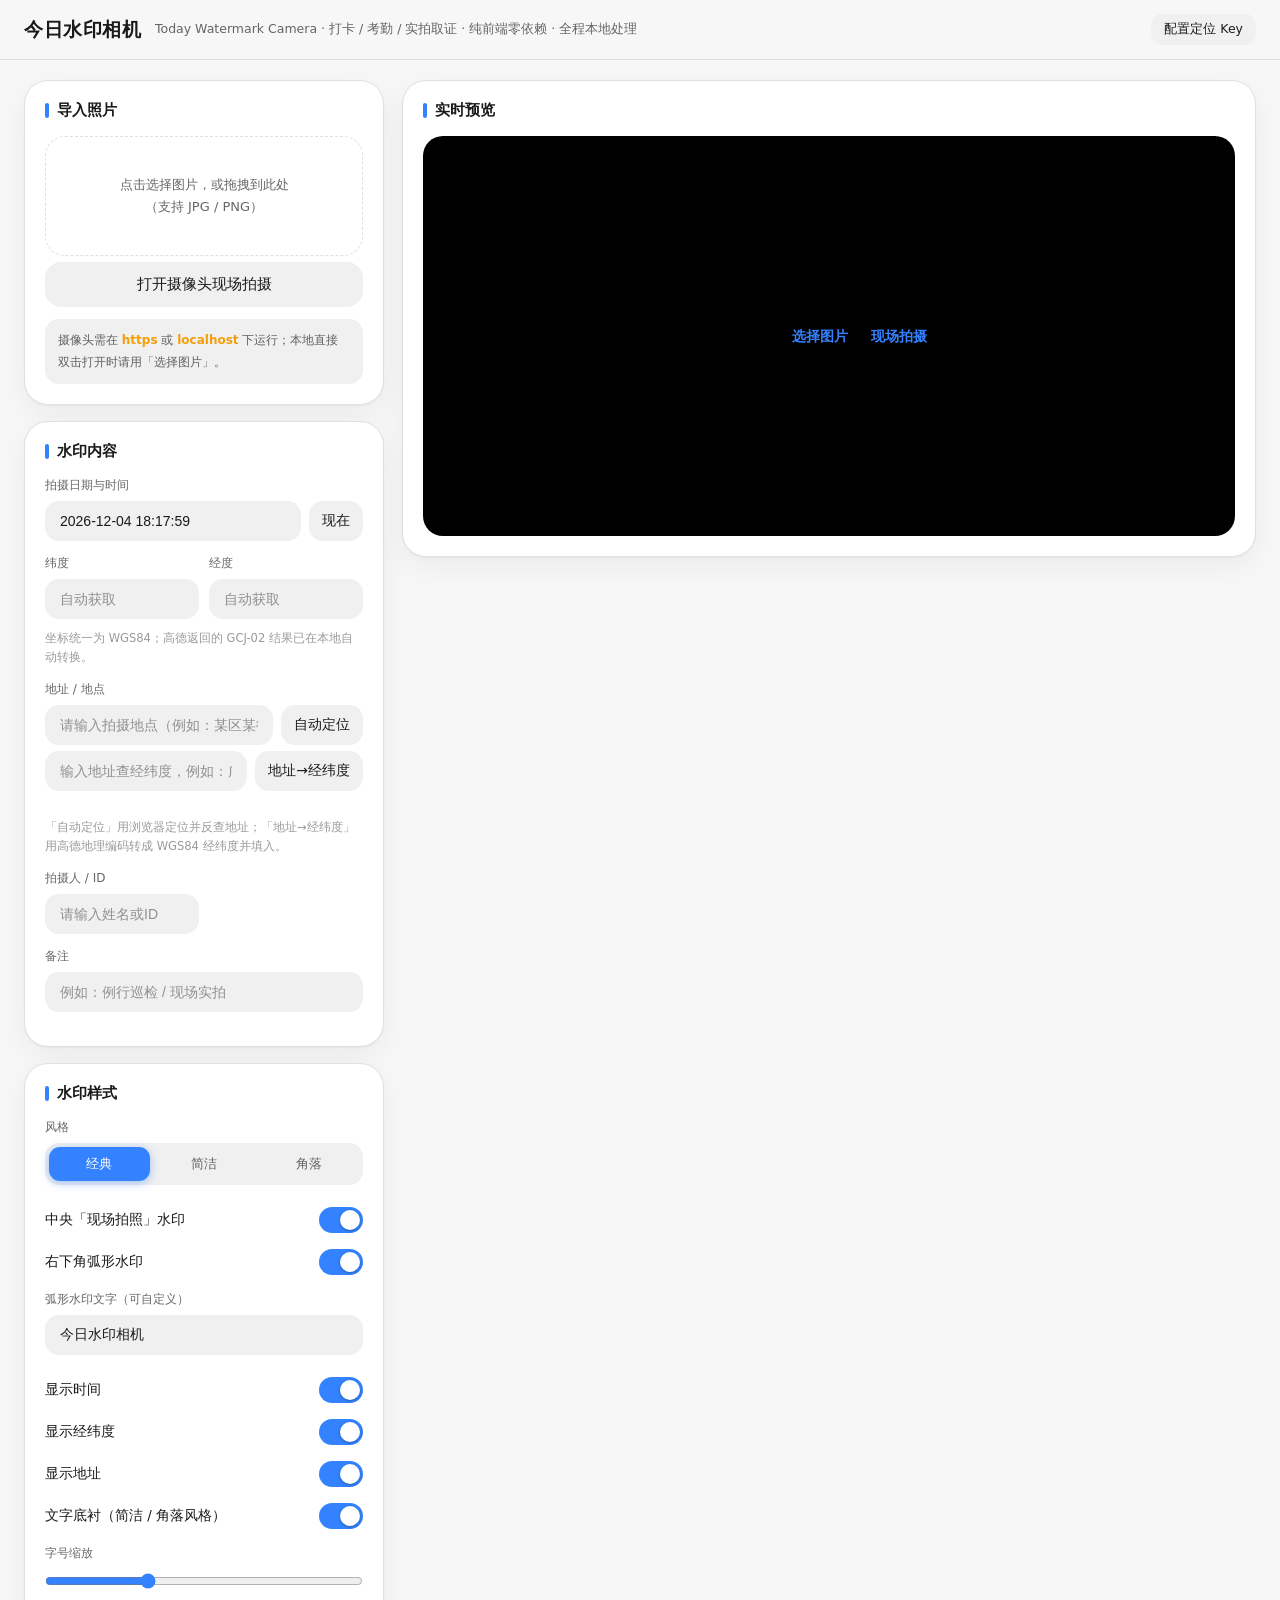
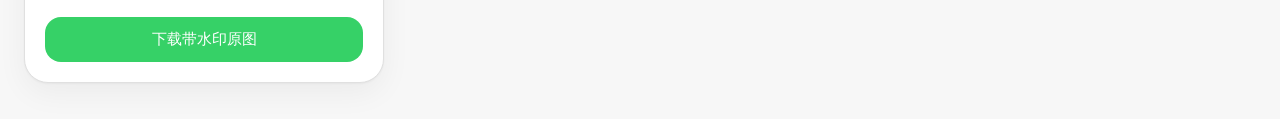
<file: index.html>
<!DOCTYPE html>
<html lang="zh-CN">
<head>
<meta charset="UTF-8">
<meta name="viewport" content="width=device-width, initial-scale=1.0">
<title>今日水印相机 · 打卡取证</title>
<link rel="stylesheet" href="css/style.css">
<link rel="manifest" href="manifest.webmanifest">
<link rel="icon" type="image/svg+xml" href="icons/icon.svg">
<link rel="apple-touch-icon" href="icons/icon.svg">
<meta name="theme-color" media="(prefers-color-scheme: dark)" content="#242424">
<meta name="theme-color" media="(prefers-color-scheme: light)" content="#f7f7f7">
</head>
<body>
<header>
  <h1>今日水印相机</h1>
  <span class="sub">Today Watermark Camera · 打卡 / 考勤 / 实拍取证 · 纯前端零依赖 · 全程本地处理</span>
  <button class="btn ghost tiny" id="keyBtn">配置定位 Key</button>
</header>

<div class="wrap">
  <div>
    <!-- 导入照片 -->
    <div class="panel" style="margin-bottom:16px">
      <h2>导入照片</h2>
      <div id="uploadBox" class="upload">点击选择图片，或拖拽到此处<br>（支持 JPG / PNG）</div>
      <input type="file" id="fileInput" accept="image/*" style="display:none">
      <button class="btn ghost block" id="camBtn">打开摄像头现场拍摄</button>
      <video id="cam" playsinline autoplay muted></video>
      <div id="camBtns" class="row" style="margin-top:8px;display:none">
        <button class="btn green" id="shootBtn">拍摄</button>
        <button class="btn ghost" id="stopCam">关闭摄像头</button>
      </div>
      <div class="hint">摄像头需在 <b>https</b> 或 <b>localhost</b> 下运行；本地直接双击打开时请用「选择图片」。</div>
    </div>

    <!-- 水印内容 -->
    <div class="panel">
      <h2>水印内容</h2>
      <div class="grp">
        <label>拍摄日期与时间</label>
        <div class="posbar">
          <input type="text" id="timeText" placeholder="自动获取当前时间">
          <button class="btn ghost" id="refreshTime">现在</button>
        </div>
      </div>
      <div class="cols">
        <div class="grp"><label>纬度</label><input type="text" id="latV" placeholder="自动获取"></div>
        <div class="grp"><label>经度</label><input type="text" id="lngV" placeholder="自动获取"></div>
      </div>
      <div class="hintline" style="margin:-4px 0 14px">坐标统一为 WGS84；高德返回的 GCJ-02 结果已在本地自动转换。</div>
      <div class="grp">
        <label>地址 / 地点</label>
        <div class="posbar">
          <input type="text" id="addrV" placeholder="请输入拍摄地点（例如：某区某街道）">
          <button class="btn ghost" id="autoPos">自动定位</button>
        </div>
        <div class="posbar" style="margin-top:6px">
          <input type="text" id="addrQuery" placeholder="输入地址查经纬度，例如：广州市天河区…">
          <button class="btn ghost" id="geoBtn">地址→经纬度</button>
        </div>
        <div class="st" id="posStatus"></div>
        <div class="hintline">「自动定位」用浏览器定位并反查地址；「地址→经纬度」用高德地理编码转成 WGS84 经纬度并填入。</div>
      </div>
      <div class="cols">
        <div class="grp"><label>拍摄人 / ID</label><input type="text" id="idV" placeholder="请输入姓名或ID"></div>
      </div>
      <div class="grp"><label>备注</label><input type="text" id="memoV" placeholder="例如：例行巡检 / 现场实拍"></div>
    </div>

    <!-- 水印样式 -->
    <div class="panel" style="margin-top:16px">
      <h2>水印样式</h2>
      <div class="grp">
        <label>风格</label>
        <div class="seg" id="styleSeg">
          <button data-style="classic" class="on">经典</button>
          <button data-style="clean">简洁</button>
          <button data-style="corner">角落</button>
        </div>
      </div>
      <div class="switchRow"><span>中央「现场拍照」水印</span><div class="switch on" id="swCenter"></div></div>
      <div class="switchRow"><span>右下角弧形水印</span><div class="switch on" id="swArc"></div></div>
      <div class="grp" style="margin-top:8px">
        <label>弧形水印文字（可自定义）</label>
        <input type="text" id="arcTextV" value="今日水印相机" placeholder="例如：今日水印相机 / 巡检记录 / 自定义文字">
      </div>
      <div class="switchRow"><span>显示时间</span><div class="switch on" id="swTime"></div></div>
      <div class="switchRow"><span>显示经纬度</span><div class="switch on" id="swLng"></div></div>
      <div class="switchRow"><span>显示地址</span><div class="switch on" id="swAddr"></div></div>
      <div class="switchRow"><span>文字底衬（简洁 / 角落风格）</span><div class="switch on" id="swBg"></div></div>
      <div class="grp" style="margin-top:8px">
        <label>字号缩放</label>
        <input type="range" id="scaleSlider" min="1.2" max="5" step="0.1" value="2.4">
      </div>
      <button class="btn block green" id="exportBtn">下载带水印原图</button>
    </div>
  </div>

  <!-- 实时预览 -->
  <div>
    <div class="panel">
      <h2>实时预览</h2>
      <div class="stage" id="stage">
        <img id="display" alt="预览">
        <div class="ph" id="placeholder">还没有图片<br>点击左侧 <b>选择图片</b> 或 <b>现场拍摄</b><br>水印会自动叠加预览</div>
      </div>
    </div>
  </div>
</div>

<script src="js/config.js"></script>
<script src="js/utils.js"></script>
<script src="js/geo.js"></script>
<script src="js/camera.js"></script>
<script src="js/watermark.js"></script>
<script src="js/app.js"></script>
<script>
  // PWA：在线（GitHub Pages）时注册 Service Worker 支持离线；
  // Android 壳（appassets.androidplatform.net 虚拟域名）本地资源已持久、启动时有独立更新通道，跳过注册
  var isLocalShell = location.hostname === "appassets.androidplatform.net";
  if ("serviceWorker" in navigator && window.isSecureContext && !isLocalShell) {
    window.addEventListener("load", function () {
      navigator.serviceWorker.register("sw.js");
    });
  }
</script>
</body>
</html>
</file>
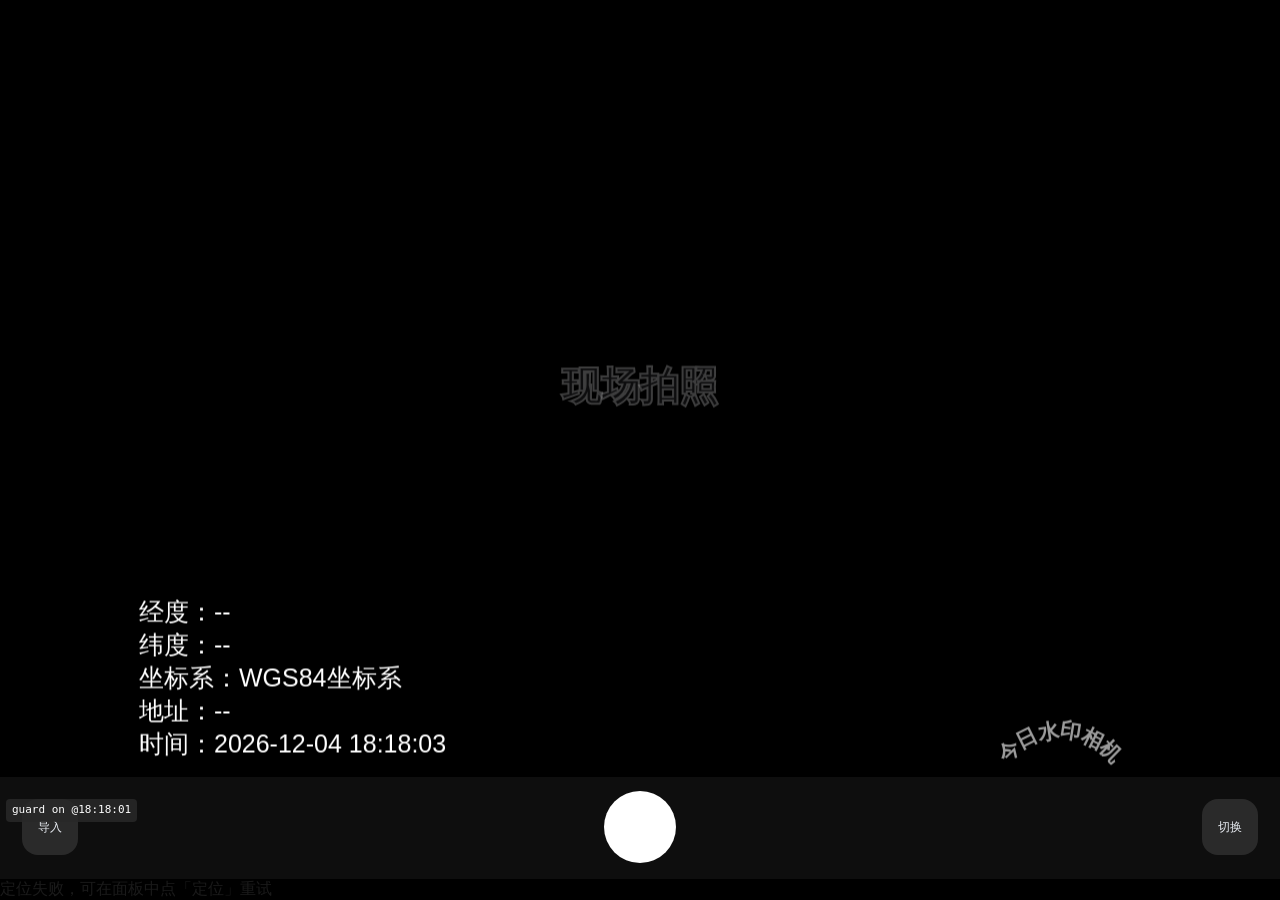
<file: app.html>
<!DOCTYPE html>
<html lang="zh-CN">
<head>
<meta charset="UTF-8">
<meta name="viewport" content="width=device-width, initial-scale=1.0, viewport-fit=cover">
<title>水印相机</title>
<link rel="stylesheet" href="css/style.css">
<style>
/* App 首页：全屏相机 + 实时水印（与网页版分离，水印共用 watermark.js；无顶栏） */
:root{--safe-top:0px;--safe-bottom:0px}
html,body{height:100%;overflow:hidden;background:#000}
body{display:flex;flex-direction:column;-webkit-user-select:none;user-select:none}
#viewBox{position:relative;flex:1;overflow:hidden;background:#000}
#video,#shot{position:absolute;top:0;left:0;width:100%;height:100%;object-fit:cover;opacity:0}
/* 取景画布：居中，宽高按画幅比例由 JS 设定（4:3 / 16:9 / 1:1） */
#overlay{position:absolute;left:50%;top:50%;transform:translate(-50%,-50%);z-index:5}
#bottom{display:flex;align-items:center;justify-content:space-between;padding:14px 22px calc(16px + max(env(safe-area-inset-bottom,0px),var(--safe-bottom,0px)));background:rgba(16,16,16,.92);-webkit-backdrop-filter:blur(16px);backdrop-filter:blur(16px)}
#shutter{width:72px;height:72px;border-radius:50%;background:#fff;border:5px solid rgba(255,255,255,.4);cursor:pointer;transition:transform .12s var(--ease,cubic-bezier(.2,0,0,1))}
#shutter:active{transform:scale(.9)}
.sbtn{width:56px;height:56px;border-radius:16px;background:#2a2a2a;color:#e8ecf2;border:none;font-size:12px;cursor:pointer;transition:.15s}
.sbtn:active{transform:scale(.94)}
#flash{position:absolute;inset:0;background:#fff;opacity:0;pointer-events:none;z-index:20;transition:opacity .4s}
#flash.go{opacity:.92;transition:none}
#scrim{position:fixed;inset:0;background:rgba(0,0,0,.55);z-index:25;opacity:0;pointer-events:none;transition:.25s}
#scrim.open{opacity:1;pointer-events:auto}

/* 编辑面板：Miuix / HyperOS 设置式分组 */
#sheet{position:fixed;left:0;right:0;bottom:0;z-index:30;background:var(--bg,#242424);color:var(--txt,#f2f2f2);border-radius:28px 28px 0 0;box-shadow:0 -8px 40px rgba(0,0,0,.45);transform:translateY(110%);transition:transform .3s var(--ease,cubic-bezier(.2,0,0,1));max-height:84vh;overflow:auto;padding:12px 18px calc(22px + max(env(safe-area-inset-bottom,0px),var(--safe-bottom,0px)))}
#sheet.open{transform:none}
.handle{width:36px;height:4px;border-radius:99px;background:var(--line,#393939);margin:2px auto 10px}
.shHead{display:flex;align-items:center;justify-content:space-between;padding:2px 4px 14px}
.shHead h3{font-size:17px;font-weight:600;margin:0}
#closeSheet{background:none;border:none;color:var(--acc,#3482ff);font-size:15px;font-weight:600;padding:6px 4px;cursor:pointer;-webkit-tap-highlight-color:transparent}
.mgCap{font-size:12px;font-weight:500;color:var(--mut,#808080);padding:2px 8px 7px}
.mg{background:var(--panel,#2d2d2d);border-radius:20px;overflow:hidden;margin-bottom:16px}
.mrow{display:flex;align-items:center;gap:12px;padding:13px 16px;min-height:52px;position:relative}
.mrow + .mrow::before{content:"";position:absolute;top:0;left:16px;right:0;height:1px;background:var(--line,#393939);transform:scaleY(.5)}
.mrow > label{font-size:14.5px;flex-shrink:0;min-width:74px}
.mrow input[type=text]{flex:1;min-width:0;background:transparent;border:none;outline:none;color:var(--txt,#f2f2f2);font-size:14.5px;padding:2px 0;text-align:right;font-family:inherit}
.mrow input[type=text]::placeholder{color:var(--sub,#666)}
.tbtn{flex-shrink:0;background:rgba(52,130,255,.15);color:var(--acc,#3482ff);border:none;border-radius:99px;padding:7px 13px;font-size:12.5px;font-weight:600;cursor:pointer;transition:.15s var(--ease,cubic-bezier(.2,0,0,1))}
.tbtn:active{transform:scale(.94)}
.mrow .seg{flex:1;max-width:230px;margin-left:auto}
.mrow .switch{margin-left:auto}
/* 点按水印后的目标字段高亮 */
.hl{outline:2px solid var(--acc,#3482ff);outline-offset:2px;border-radius:10px}
</style>
<script>
  // 壳层回传的系统安全区（状态栏/刘海/小白条），与 env() 取较大值
  window.__setInsets = function (top, bottom) {
    document.documentElement.style.setProperty("--safe-top", top + "px");
    document.documentElement.style.setProperty("--safe-bottom", bottom + "px");
  };
</script>
</head>
<body>

<div id="viewBox">
  <video id="video" playsinline autoplay muted></video>
  <img id="shot" alt="">
  <canvas id="overlay"></canvas>
  <div id="flash"></div>
</div>

<div id="bottom">
  <button class="sbtn" id="importBtn">导入</button>
  <button id="shutter" aria-label="拍照"></button>
  <button class="sbtn" id="flipBtn">切换</button>
</div>

<div id="scrim"></div>
<div id="sheet">
  <div class="handle"></div>
  <div class="shHead">
    <h3>编辑水印</h3>
    <button id="closeSheet">完成</button>
  </div>

  <div class="mgCap">时间与位置</div>
  <div class="mg">
    <div class="mrow"><label>拍摄时间</label><input type="text" id="fTime"><button class="tbtn" id="nowBtn">现在</button></div>
    <div class="mrow"><label>纬度</label><input type="text" id="fLat" placeholder="自动获取"></div>
    <div class="mrow"><label>经度</label><input type="text" id="fLng" placeholder="自动获取"></div>
    <div class="mrow"><label>地址</label><input type="text" id="fAddr" placeholder="自动获取或手填"><button class="tbtn" id="geoBtn">定位</button></div>
  </div>

  <div class="mgCap">水印信息</div>
  <div class="mg">
    <div class="mrow"><label>拍摄人 / ID</label><input type="text" id="fId" placeholder="请输入姓名或ID"></div>
    <div class="mrow"><label>备注</label><input type="text" id="fMemo" placeholder="例如：例行巡检"></div>
    <div class="mrow"><label>右下弧形</label><div class="switch on" id="swArc"></div></div>
    <div class="mrow"><label>弧形文字</label><input type="text" id="fArc" placeholder="今日水印相机"></div>
  </div>

  <div class="mgCap">拍摄画幅</div>
  <div class="mg">
    <div class="mrow"><label>画幅</label><div class="seg" id="aspectSeg"><button data-a="4:3" class="on">4:3</button><button data-a="16:9">16:9</button><button data-a="1:1">1:1</button></div></div>
  </div>

  <div class="mgCap">水印样式</div>
  <div class="mg">
    <div class="mrow"><label>风格</label><div class="seg" id="styleSeg"><button data-s="classic" class="on">经典</button><button data-s="clean">简洁</button><button data-s="corner">角落</button></div></div>
    <div class="mrow"><label>中央水印</label><div class="switch on" id="swCenter"></div></div>
    <div class="mrow"><label>经纬地址</label><div class="switch on" id="swGeo"></div></div>
  </div>
</div>

<div id="toast"></div>
<input type="file" id="fileInput" accept="image/*" hidden>
<script src="js/config.js"></script>
<script src="js/utils.js"></script>
<script src="js/watermark.js"></script>
<script src="js/appdbg.js"></script>
<script src="js/appcam.js"></script>
<script src="js/appedit.js"></script>
</body>
</html>
</file>
<file: css/style.css>
/* 今日水印相机 · Miuix(HyperOS)风格主题
   色板取自 compose-miuix-ui/miuix 官方 Colors.kt（lightColorScheme / darkColorScheme），
   主色：浅色 #3482FF / 深色 #277AF7，跟随系统明暗自动切换 */

*{margin:0;padding:0;box-sizing:border-box}

:root{
  /* Miuix 色板 · 深色 darkColorScheme */
  --bg:#242424;
  --panel:#2d2d2d;
  --panel2:#434343;
  --line:#393939;
  --txt:#f2f2f2;
  --mut:rgba(255,255,255,.5);
  --sub:rgba(255,255,255,.4);
  --acc:#277af7;
  --on-acc:#ffffff;
  --ok:#36d167;
  --warn:#f59e0b;
  --err:#f12522;
  --stage:#000000;
  --shadow:none;
  --ease:cubic-bezier(.2,0,0,1);
}
@media (prefers-color-scheme:light){
  :root{
    /* Miuix 色板 · 浅色 lightColorScheme */
    --bg:#f7f7f7;
    --panel:#ffffff;
    --panel2:#f0f0f0;
    --line:#e0e0e0;
    --txt:#1a1a1a;
    --mut:rgba(0,0,0,.6);
    --sub:rgba(0,0,0,.4);
    --acc:#3482ff;
    --err:#e94634;
    --shadow:0 1px 2px rgba(0,0,0,.04),0 10px 30px rgba(0,0,0,.05);
  }
}

html{-webkit-text-size-adjust:100%}
body{
  background:var(--bg);color:var(--txt);
  font-family:"MiSans","MiSans VF","HarmonyOS Sans SC","PingFang SC","Microsoft YaHei",system-ui,sans-serif;
  min-height:100vh;-webkit-font-smoothing:antialiased;
  transition:background .3s var(--ease),color .3s var(--ease);
}
button{font-family:inherit}
::selection{background:rgba(52,130,255,.35)}
:focus-visible{outline:2px solid var(--acc);outline-offset:2px}
input[type=range]{width:100%;height:24px;accent-color:var(--acc);cursor:pointer}
::-webkit-scrollbar{width:8px;height:8px}
::-webkit-scrollbar-thumb{background:rgba(128,128,128,.4);border-radius:99px}
::-webkit-scrollbar-track{background:transparent}

/* 顶栏：毛玻璃吸顶 */
header{
  position:sticky;top:0;z-index:20;
  padding:14px 24px;display:flex;align-items:center;gap:14px;flex-wrap:wrap;
  background:rgba(36,36,36,.75);
  -webkit-backdrop-filter:saturate(1.6) blur(22px);
  backdrop-filter:saturate(1.6) blur(22px);
  border-bottom:1px solid var(--line);
}
@media (prefers-color-scheme:light){
  header{background:rgba(247,247,247,.75)}
}
header h1{font-size:19px;font-weight:600;letter-spacing:.5px}
header .sub{color:var(--mut);font-size:12.5px;flex:1}

.wrap{display:grid;grid-template-columns:360px 1fr;gap:18px;padding:20px 24px 36px;max-width:1400px;margin:0 auto}
@media(max-width:900px){.wrap{grid-template-columns:1fr;padding:16px 14px 30px}}

/* 卡片：HyperOS 大圆角 */
.panel{
  background:var(--panel);border:1px solid var(--line);
  border-radius:24px;padding:20px;box-shadow:var(--shadow);
}
.panel h2{font-size:15px;font-weight:600;margin-bottom:16px;display:flex;align-items:center;gap:8px}
.panel h2::before{content:"";width:4px;height:15px;background:var(--acc);border-radius:99px}
.grp{margin-bottom:14px}
.grp label{display:block;font-size:12px;color:var(--mut);margin-bottom:7px}
.grp input[type=text],.grp input[type=number]{
  width:100%;background:var(--panel2);border:1px solid transparent;color:var(--txt);
  border-radius:14px;padding:11px 14px;font-size:14px;outline:none;
  transition:border-color .2s var(--ease),box-shadow .2s var(--ease);
}
.grp input::placeholder{color:var(--sub)}
.grp input:focus{
  border-color:var(--acc);
  box-shadow:0 0 0 3px rgba(52,130,255,.22);
}
.row{display:flex;gap:10px;align-items:center;flex-wrap:wrap}

/* 按钮 */
.btn{
  background:var(--acc);color:var(--on-acc);border:none;border-radius:14px;
  padding:11px 18px;font-size:14px;font-weight:500;cursor:pointer;
  transition:transform .15s var(--ease),filter .2s var(--ease),color .2s var(--ease);
}
.btn:hover{filter:brightness(1.08)}
.btn:active{transform:scale(.97)}
.btn.ghost{background:var(--panel2);color:var(--txt)}
.btn.ghost:hover{color:var(--acc);filter:none}
.btn.green{background:var(--ok);color:#fff}
.btn.tiny{padding:7px 13px;font-size:12.5px;border-radius:11px}
.btn.block{width:100%;margin-top:6px;padding:13px;font-size:15px;border-radius:16px}

/* 上传区 */
.upload{
  width:100%;height:120px;border:1.5px dashed var(--line);border-radius:20px;
  display:flex;align-items:center;justify-content:center;color:var(--mut);
  cursor:pointer;text-align:center;transition:.2s var(--ease);font-size:13px;line-height:1.7;
}
.upload:hover,.upload.uploadOver{
  border-color:var(--acc);color:var(--acc);
  background:rgba(52,130,255,.08);
}

/* 分段控件 */
.seg{display:flex;background:var(--panel2);border-radius:14px;padding:4px;gap:4px}
.seg button{
  flex:1;padding:8px 4px;background:transparent;border:none;color:var(--mut);
  border-radius:11px;cursor:pointer;font-size:13px;font-weight:500;
  transition:.2s var(--ease);
}
.seg button.on{
  background:var(--acc);color:var(--on-acc);
  box-shadow:0 2px 10px rgba(39,122,247,.4);
}

/* 开关 */
.switchRow{display:flex;justify-content:space-between;align-items:center;padding:8px 0;gap:10px}
.switchRow span{font-size:13.5px}
.switch{
  width:44px;height:26px;background:var(--line);border-radius:99px;position:relative;
  cursor:pointer;transition:.25s var(--ease);flex-shrink:0;border:none;
}
.switch::after{
  content:"";position:absolute;top:3px;left:3px;width:20px;height:20px;
  background:#fff;border-radius:50%;transition:.25s var(--ease);
  box-shadow:0 1px 3px rgba(0,0,0,.3);
}
.switch.on{background:var(--acc)}
.switch.on::after{left:21px}

/* 预览舞台 */
.stage{background:var(--stage);border-radius:20px;overflow:hidden;position:relative;min-height:400px;display:flex;align-items:center;justify-content:center}
#display{max-width:100%;max-height:70vh;display:none;user-select:none}
.ph{color:var(--mut);font-size:14px;text-align:center;padding:40px 20px;line-height:2}
.ph b{color:var(--acc);font-weight:600}

.hint{font-size:12px;color:var(--mut);line-height:1.8;background:var(--panel2);border-radius:14px;padding:11px 13px;margin-top:12px}
.hint b{color:var(--warn)}
video{width:100%;max-height:360px;border-radius:16px;background:#000;display:none;margin-top:10px}
.cols{display:grid;grid-template-columns:1fr 1fr;gap:10px}
@media(max-width:600px){.cols{grid-template-columns:1fr}}
.posbar{display:flex;gap:8px;align-items:center;margin-top:6px}
.posbar input{flex:1}
.posbar button{flex-shrink:0;padding:11px 13px}
.st{font-size:12px;color:var(--mut);margin-top:6px;min-height:16px}
.ok{color:var(--ok)}
.warn{color:var(--warn)}
.err{color:var(--err)}
.hintline{font-size:11.5px;color:var(--sub);line-height:1.65;margin-top:5px}

@media (prefers-reduced-motion:reduce){
  *{transition:none!important;animation:none!important}
}
</file>
